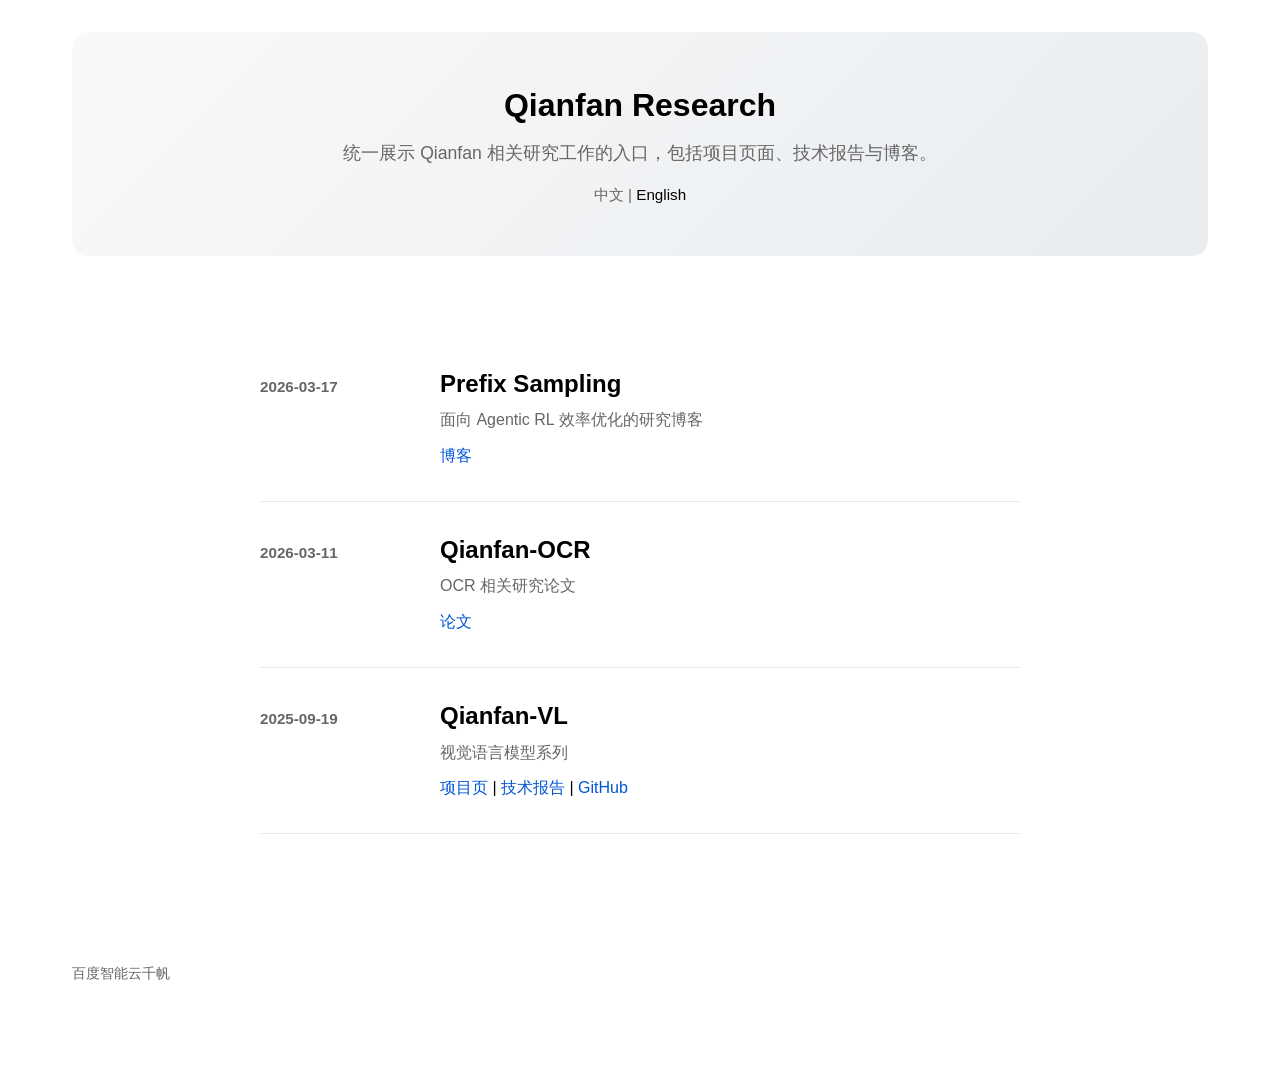
<file: qianfan/index.html>
<!DOCTYPE html>
<html lang="zh-CN">
<head>
  <meta charset="UTF-8">
  <meta name="viewport" content="width=device-width, initial-scale=1.0">
  <title>Qianfan Research | 百度智能云千帆</title>
  <meta name="description" content="Qianfan research index">
  <link rel="stylesheet" href="style.css">
</head>
<body>
  <main class="main-content">
    <div class="container">
      
<section class="hero-section">
  <h1 class="hero-title">Qianfan Research</h1>
  <p class="hero-subtitle">统一展示 Qianfan 相关研究工作的入口，包括项目页面、技术报告与博客。</p>
  <div class="language-switch">中文 | <a href="index_en.html">English</a></div>
</section>
<section class="section research-section">
  <div class="research-feed">
    <article class="research-row">
      <div class="research-date">2026-03-17</div>
      <div class="research-content">
        <div class="entry-title">Prefix Sampling</div>
        <div class="entry-desc">面向 Agentic RL 效率优化的研究博客</div>
        <div class="entry-links"><a href="prefix-sampling/index_zh.html">博客</a></div>
      </div>
    </article>
    <article class="research-row">
      <div class="research-date">2026-03-11</div>
      <div class="research-content">
        <div class="entry-title">Qianfan-OCR</div>
        <div class="entry-desc">OCR 相关研究论文</div>
        <div class="entry-links"><a href="https://arxiv.org/abs/2603.13398">论文</a></div>
      </div>
    </article>
    <article class="research-row">
      <div class="research-date">2025-09-19</div>
      <div class="research-content">
        <div class="entry-title">Qianfan-VL</div>
        <div class="entry-desc">视觉语言模型系列</div>
        <div class="entry-links"><a href="https://baidubce.github.io/Qianfan-VL/">项目页</a> | <a href="https://github.com/baidubce/Qianfan-VL/blob/main/docs/qianfan_vl_report_comp.pdf">技术报告</a> | <a href="https://github.com/baidubce/Qianfan-VL">GitHub</a></div>
      </div>
    </article>
  </div>
</section>
<div class="site-footer">百度智能云千帆</div>

    </div>
  </main>
</body>
</html>
</file>
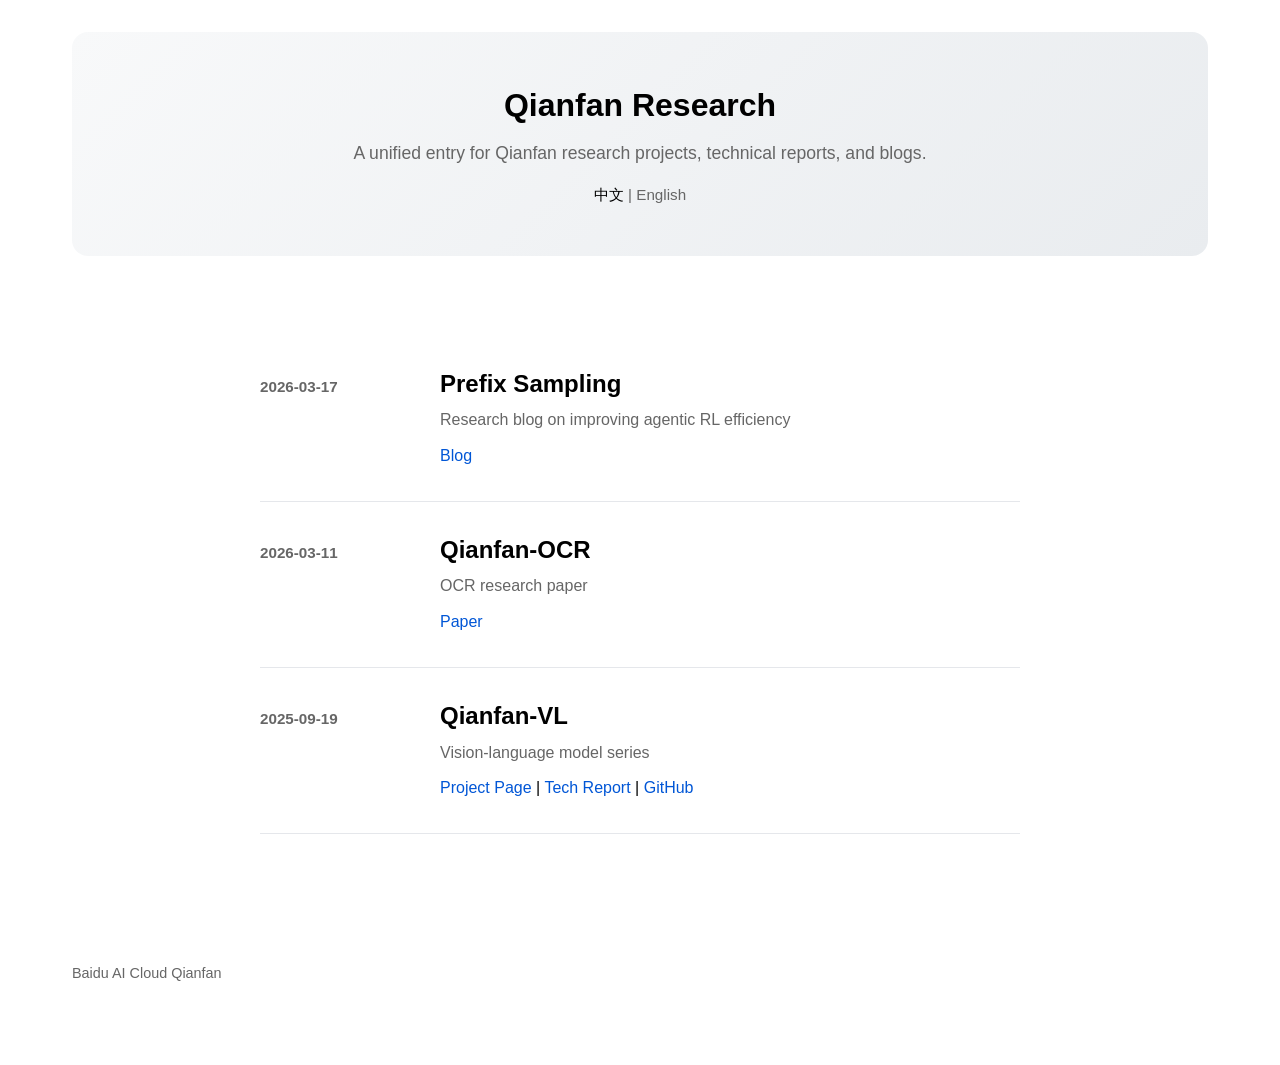
<file: qianfan/index_en.html>
<!DOCTYPE html>
<html lang="en">
<head>
  <meta charset="UTF-8">
  <meta name="viewport" content="width=device-width, initial-scale=1.0">
  <title>Qianfan Research | Baidu AI Cloud</title>
  <meta name="description" content="Qianfan research index">
  <link rel="stylesheet" href="style.css">
</head>
<body>
  <main class="main-content">
    <div class="container">
      
<section class="hero-section">
  <h1 class="hero-title">Qianfan Research</h1>
  <p class="hero-subtitle">A unified entry for Qianfan research projects, technical reports, and blogs.</p>
  <div class="language-switch"><a href="index.html">中文</a> | English</div>
</section>
<section class="section research-section">
  <div class="research-feed">
    <article class="research-row">
      <div class="research-date">2026-03-17</div>
      <div class="research-content">
        <div class="entry-title">Prefix Sampling</div>
        <div class="entry-desc">Research blog on improving agentic RL efficiency</div>
        <div class="entry-links"><a href="prefix-sampling/">Blog</a></div>
      </div>
    </article>
    <article class="research-row">
      <div class="research-date">2026-03-11</div>
      <div class="research-content">
        <div class="entry-title">Qianfan-OCR</div>
        <div class="entry-desc">OCR research paper</div>
        <div class="entry-links"><a href="https://arxiv.org/abs/2603.13398">Paper</a></div>
      </div>
    </article>
    <article class="research-row">
      <div class="research-date">2025-09-19</div>
      <div class="research-content">
        <div class="entry-title">Qianfan-VL</div>
        <div class="entry-desc">Vision-language model series</div>
        <div class="entry-links"><a href="https://baidubce.github.io/Qianfan-VL/index_en.html">Project Page</a> | <a href="https://github.com/baidubce/Qianfan-VL/blob/main/docs/qianfan_vl_report_comp.pdf">Tech Report</a> | <a href="https://github.com/baidubce/Qianfan-VL">GitHub</a></div>
      </div>
    </article>
  </div>
</section>
<div class="site-footer">Baidu AI Cloud Qianfan</div>

    </div>
  </main>
</body>
</html>
</file>
<file: qianfan/style.css>
/* Base Reset */
* {
    margin: 0;
    padding: 0;
    box-sizing: border-box;
}

/* Variables */
:root {
    --primary-color: #000000;
    --text-primary: #000000;
    --text-secondary: #666666;
    --bg-primary: #ffffff;
    --bg-secondary: #ffffff;
    --bg-code: #1e1e1e;
    --border-color: #000000;
    --border-light: #cccccc;
    --font-sans: -apple-system, BlinkMacSystemFont, 'Segoe UI', 'Roboto', 'Helvetica Neue', Arial, sans-serif;
    --font-mono: 'SF Mono', 'Consolas', 'Monaco', 'Courier New', monospace;
}

/* Base Styles */
body {
    font-family: var(--font-sans);
    color: var(--text-primary);
    background: var(--bg-primary);
    line-height: 1.6;
    font-size: 16px;
}

/* Container */
.container {
    max-width: 1200px;
    margin: 0 auto;
    padding: 0 2rem;
}

/* Header */
.site-header {
    background: var(--bg-primary);
    position: sticky;
    top: 0;
    z-index: 100;
}

.header-content {
    display: flex;
    justify-content: space-between;
    align-items: center;
    padding: 1rem 0;
}

.site-title {
    font-size: 1.25rem;
    font-weight: 600;
    color: var(--text-primary);
}

.main-nav {
    display: flex;
    gap: 2rem;
}

.main-nav a {
    color: var(--text-primary);
    text-decoration: none;
    font-size: 0.95rem;
    transition: opacity 0.2s;
}

.main-nav a:hover {
    opacity: 0.6;
}

/* Main Content */
.main-content {
    padding: 2rem 0;
}

/* Hero Section */
.hero-section {
    padding: 3rem 0;
    margin-bottom: 3rem;
    background: linear-gradient(135deg, #f8f9fa 0%, #e9ecef 100%);
    border-radius: 16px;
    text-align: center;
}

.hero-title {
    font-size: 2rem;
    font-weight: 700;
    margin-bottom: 0.5rem;
    color: var(--text-primary);
}

.hero-subtitle {
    font-size: 1.1rem;
    color: var(--text-secondary);
    margin-bottom: 0.5rem;
}

.hero-meta {
    font-size: 0.875rem;
    color: var(--text-secondary);
}

/* Sections */
.section {
    margin-bottom: 4rem;
    padding: 2rem 0;
    background: transparent;
    margin-left: -2rem;
    margin-right: -2rem;
    padding-left: 2rem;
    padding-right: 2rem;
    border-radius: 0;
}


.section h2 {
    font-size: 1.75rem;
    font-weight: 600;
    margin-bottom: 1.5rem;
    color: var(--text-primary);
    padding-bottom: 0.75rem;
    border-bottom: 2px solid #e9ecef;
    position: relative;
}

.section h2::after {
    content: '';
    position: absolute;
    bottom: -2px;
    left: 0;
    width: 60px;
    height: 2px;
    background: #007bff;
}

.research-section {
    background: transparent;
    margin-left: 0;
    margin-right: 0;
    padding-left: 0;
    padding-right: 0;
}

.table-of-contents.section > div > h2 {
    padding-bottom: 0.75rem;
    border-bottom: 2px solid #e9ecef;
    position: relative;
}

.table-of-contents.section > div > h2::after {
    content: '';
    position: absolute;
    bottom: -2px;
    left: 0;
    width: 60px;
    height: 2px;
    background: #007bff;
}

.section h3 {
    font-size: 1.25rem;
    font-weight: 600;
    margin-top: 1.5rem;
    margin-bottom: 0.75rem;
    color: var(--text-primary);
}

.section h4 {
    font-size: 1.1rem;
    font-weight: 600;
    margin-top: 1rem;
    margin-bottom: 0.5rem;
    color: var(--text-primary);
}

.section p {
    margin-bottom: 1rem;
    line-height: 1.7;
}

.section-intro {
    font-size: 1rem;
    color: var(--text-secondary);
    margin-bottom: 1.5rem;
    line-height: 1.6;
}

/* Core Features Grid - 三列横排布局 */
.core-features-grid {
    display: grid;
    grid-template-columns: repeat(3, 1fr);
    gap: 2rem;
    margin: 2rem 0;
}

.core-feature-column {
    background: #f8f9fa;
    padding: 2rem 1.5rem;
    text-align: center;
    border-radius: 8px;
    box-shadow: 0 2px 8px rgba(0, 0, 0, 0.04);
    transition: transform 0.2s ease, box-shadow 0.2s ease;
}

.core-feature-column:hover {
    transform: translateY(-2px);
    box-shadow: 0 4px 16px rgba(0, 0, 0, 0.08);
}

.core-feature-column h3 {
    color: var(--text-primary);
    font-size: 1.25rem;
    margin-bottom: 0.75rem;
    font-weight: 700;
}

.core-feature-column p {
    color: var(--text-secondary);
    line-height: 1.6;
}

/* Core Features Details - 详细内容 */
.core-features-details {
    margin-top: 3rem;
}

.core-feature-detail {
    background: var(--bg-primary);
    padding: 2rem;
    margin-bottom: 3rem;
    border-radius: 12px;
    box-shadow: 0 1px 3px rgba(0, 0, 0, 0.06);
    border: 1px solid #e0e0e0;
}

.core-feature-detail h3 {
    color: var(--text-primary);
    font-size: 1.25rem;
    margin-bottom: 0.75rem;
    font-weight: 700;
}

/* Tech Highlights Grid - 三列横排布局 */
.tech-highlights-grid {
    display: grid;
    grid-template-columns: repeat(3, 1fr);
    gap: 2rem;
    margin: 2rem 0;
}

.tech-highlight-column {
    background: #f0f8ff;
    padding: 2rem 1.5rem;
    text-align: center;
    border-radius: 8px;
    box-shadow: 0 2px 8px rgba(0, 123, 255, 0.08);
    transition: transform 0.2s ease, box-shadow 0.2s ease;
}

.tech-highlight-column:hover {
    transform: translateY(-2px);
    box-shadow: 0 4px 16px rgba(0, 123, 255, 0.12);
}

.tech-highlight-column h3 {
    color: var(--text-primary);
    font-size: 1.25rem;
    margin-bottom: 0.75rem;
    font-weight: 700;
}

.tech-highlight-column p {
    color: var(--text-secondary);
    line-height: 1.6;
}

/* Tech Highlights Details - 详细内容 */
.tech-highlights-details {
    margin-top: 3rem;
}

.tech-highlight-detail {
    background: var(--bg-primary);
    padding: 2rem;
    margin-bottom: 3rem;
    border-radius: 12px;
    box-shadow: 0 1px 3px rgba(0, 0, 0, 0.06);
}

.tech-highlight-detail h3 {
    color: var(--text-primary);
    font-size: 1.25rem;
    margin-bottom: 0.75rem;
    font-weight: 700;
}

/* Lists */
ul, ol {
    margin-bottom: 1rem;
    padding-left: 1.5rem;
}

li {
    margin-bottom: 0.25rem;
}

/* Metrics Grid */
.metrics-grid {
    display: grid;
    grid-template-columns: repeat(auto-fit, minmax(250px, 1fr));
    gap: 1rem;
    margin: 1.5rem 0;
}

.metric-card {
    background: #f8f9fa;
    padding: 1.5rem;
    border-radius: 8px;
    box-shadow: 0 1px 3px rgba(0, 0, 0, 0.05);
    text-align: center;
}

.metric-value {
    font-size: 1.25rem;
    font-weight: 700;
    color: var(--text-primary);
    margin-bottom: 0.25rem;
}

.metric-label {
    font-size: 0.875rem;
    color: var(--text-secondary);
}

/* Architecture Section */
.architecture-overview {
    margin: 1.5rem 0;
    text-align: center;
}

.architecture-image {
    max-width: 100%;
    height: auto;
    background: white;
    padding: 1rem;
}

.architecture-details {
    margin: 1.5rem 0;
}

/* Feature Grid */
.feature-grid {
    display: grid;
    grid-template-columns: repeat(auto-fit, minmax(300px, 1fr));
    gap: 1rem;
    margin: 1rem 0;
}

.feature-card {
    background: #fafafa;
    padding: 1.5rem;
    border-radius: 8px;
    box-shadow: 0 1px 3px rgba(0, 0, 0, 0.05);
}

.feature-card h4 {
    color: var(--text-primary);
    margin-bottom: 0.5rem;
}

/* Tables */
.table-wrapper {
    overflow-x: auto;
    margin: 1.5rem 0;
}

table {
    width: 100%;
    border-collapse: collapse;
    font-size: 0.875rem;
}

.benchmark-table,
.api-table {
    background: var(--bg-primary);
    border-radius: 8px;
    overflow: hidden;
    box-shadow: 0 1px 3px rgba(0, 0, 0, 0.06);
}

th {
    background: #f8f9fa;
    text-align: left;
    padding: 1rem;
    font-weight: 600;
    border: 1px solid #e0e0e0;
}

td {
    padding: 1rem;
    border: 1px solid #e0e0e0;
}

tr:hover {
    background: #f8f9fa;
}

td strong {
    color: var(--text-primary);
    font-weight: 600;
}

/* Code Blocks */
pre,
pre[class*="language-"] {
    background: var(--bg-code) !important;
    padding: 1rem;
    overflow-x: auto;
    margin: 1rem 0;
}

code {
    font-family: var(--font-mono);
    font-size: 0.875rem;
    background: #f5f5f5;
    color: var(--text-primary);
    padding: 0.125rem 0.25rem;
}

pre code,
pre[class*="language-"] code {
    background: transparent !important;
    color: #d4d4d4 !important;
    padding: 0;
    line-height: 1.5;
}

/* Capability Showcase */
.capability-showcase {
    display: grid;
    grid-template-columns: repeat(auto-fit, minmax(280px, 1fr));
    gap: 1.5rem;
    margin: 1.5rem 0;
}

.capability-item {
    background: #fafafa;
    padding: 1.5rem;
    border-radius: 8px;
    box-shadow: 0 1px 3px rgba(0, 0, 0, 0.05);
}

.capability-item h4 {
    font-size: 1.1rem;
    margin-bottom: 0.5rem;
    padding-bottom: 0.5rem;
}

/* Tab Navigation */
.capability-tabs,
.code-tabs {
    display: flex;
    gap: 0;
    border-bottom: 1px solid #e0e0e0;
    margin-bottom: 1.5rem;
    overflow-x: auto;
}

.capability-tab,
.code-tab {
    padding: 0.5rem 1rem;
    background: none;
    border: 1px solid #e0e0e0;
    border-bottom: none;
    color: var(--text-secondary);
    font-size: 0.9rem;
    cursor: pointer;
    transition: all 0.2s ease;
    white-space: nowrap;
}

.capability-tab:hover,
.code-tab:hover {
    color: var(--text-primary);
}

.capability-tab.active,
.code-tab.active {
    color: var(--text-primary);
    background: var(--bg-primary);
    font-weight: 600;
    border-top: 2px solid #e0e0e0;
}

/* Panels */
.capability-panel,
.code-panel {
    display: none;
}

.capability-panel.active,
.code-panel.active {
    display: block;
}

/* Carousel */
.carousel-container {
    position: relative;
    overflow: hidden;
    padding: 0 40px;
}

.carousel-wrapper {
    overflow: hidden;
}

.carousel-track {
    display: flex;
    gap: 1rem;
    transition: transform 0.3s ease;
}

.carousel-btn {
    position: absolute;
    top: 50%;
    transform: translateY(-50%);
    background: var(--bg-primary);
    border: 1px solid #e0e0e0;
    width: 32px;
    height: 32px;
    font-size: 1.2rem;
    color: var(--text-primary);
    cursor: pointer;
    transition: all 0.2s ease;
    z-index: 10;
    display: flex;
    align-items: center;
    justify-content: center;
}

.carousel-btn:hover:not(:disabled) {
    background: #f5f5f5;
}

.carousel-btn:disabled {
    opacity: 0.3;
    cursor: not-allowed;
}

.carousel-prev {
    left: 0;
}

.carousel-next {
    right: 0;
}

/* Capability Cards */
.capability-card {
    flex: 0 0 500px;
    background: var(--bg-primary);
    border: 1px solid #e0e0e0;
    overflow: hidden;
    min-height: 500px;
}

.capability-card h4 {
    background: var(--bg-primary);
    color: var(--text-primary);
    padding: 0.75rem;
    font-size: 1rem;
    font-weight: 600;
    margin: 0;
    border-bottom: 1px solid #e0e0e0;
}

.showcase-content {
    padding: 1rem;
}

.showcase-image {
    background: white;
    border: 1px solid #e0e0e0;
    padding: 0.5rem;
    margin-bottom: 1rem;
    min-height: 200px;
    display: flex;
    align-items: center;
    justify-content: center;
}

.showcase-image img {
    max-width: 100%;
    max-height: 280px;
    object-fit: contain;
    cursor: pointer;
    transition: transform 0.2s ease;
}

.showcase-image img:hover {
    transform: scale(1.02);
}

.showcase-image video {
    max-width: 100%;
    max-height: 280px;
    object-fit: contain;
    cursor: pointer;
    transition: transform 0.2s ease;
}

.showcase-image video:hover {
    transform: scale(1.02);
}

/* Modal for enlarged images */
.image-modal {
    display: none;
    position: fixed;
    z-index: 1000;
    left: 0;
    top: 0;
    width: 100%;
    height: 100%;
    background-color: rgba(0, 0, 0, 0.8);
}

.image-modal-content {
    position: absolute;
    top: 50%;
    left: 50%;
    transform: translate(-50%, -50%);
    max-width: 90%;
    max-height: 90%;
}

.image-modal-content img {
    max-width: 100%;
    max-height: 100%;
    object-fit: contain;
}

.image-modal-close {
    position: absolute;
    top: 15px;
    right: 25px;
    color: white;
    font-size: 35px;
    font-weight: bold;
    cursor: pointer;
}

.image-modal-close:hover {
    color: #ccc;
}

.showcase-dialogue {
    background: var(--bg-primary);
    border: 1px solid #e0e0e0;
    padding: 1rem;
}

.user-prompt {
    margin: 0.5rem 0;
    padding: 0.75rem;
    background: #ffe6e6;
    border: 1px solid #ffb3b3;
    border-radius: 6px;
}

.model-response {
    margin: 0.5rem 0;
    padding: 0.75rem;
    background: #e6f3ff;
    border: 1px solid #b3d9ff;
    border-radius: 6px;
}

.user-prompt strong,
.model-response strong {
    color: var(--text-primary);
    display: block;
    margin-bottom: 0.25rem;
}

.model-response pre {
    background: var(--bg-code);
    padding: 0.5rem;
    margin: 0.5rem 0;
    font-size: 0.75rem;
    overflow-x: auto;
    color: #d4d4d4;
    border: 1px solid #e0e0e0;
}

/* Comparison Metrics */
.metrics-comparison {
    display: flex;
    justify-content: space-between;
    gap: 1rem;
    margin: 1.5rem 0;
    flex-wrap: wrap;
}

.metric-highlight {
    flex: 1;
    min-width: 150px;
    text-align: center;
    padding: 1.5rem;
    background: #f0f8ff;
    border-radius: 8px;
    box-shadow: 0 1px 3px rgba(0, 0, 0, 0.05);
}

.metric-highlight .metric-value {
    font-size: 1.5rem;
    font-weight: 700;
    color: var(--text-primary);
    margin-bottom: 0.25rem;
}

.metric-highlight .metric-label {
    font-size: 0.875rem;
    color: var(--text-secondary);
}

.detail {
    font-size: 0.75rem;
    color: var(--text-secondary);
}

/* Summary List */
.summary-list {
    list-style: none;
    padding: 0;
}

.summary-list li {
    padding: 0.5rem 0;
    border-bottom: 1px solid var(--border-light);
}

.summary-list li:last-child {
    border-bottom: none;
}

/* CTA Section */
.cta-section {
    background: var(--bg-primary);
    padding: 2rem;
    text-align: center;
    margin: 2rem 0;
}

.cta-section h3 {
    margin-top: 0;
    margin-bottom: 0.5rem;
}

.cta-section p {
    color: var(--text-secondary);
    margin-bottom: 1rem;
}

/* Buttons */
.btn {
    display: inline-block;
    padding: 0.5rem 1rem;
    text-decoration: none;
    font-weight: 500;
    transition: all 0.2s;
    margin: 0 0.25rem;
    border: 1px solid #e0e0e0;
}

.btn-primary {
    background: var(--text-primary);
    color: white;
}

.btn-primary:hover {
    background: #333333;
}

.btn-secondary {
    background: white;
    color: var(--text-primary);
}

.btn-secondary:hover {
    background: #f5f5f5;
}

/* Resources Grid */
.resources-grid {
    display: grid;
    grid-template-columns: repeat(auto-fit, minmax(300px, 1fr));
    gap: 1rem;
    margin: 1.5rem 0;
}

.resource-card {
    background: #f8f9fa;
    padding: 1.5rem;
    border-radius: 8px;
    box-shadow: 0 1px 3px rgba(0, 0, 0, 0.05);
}

.resource-card h3 {
    margin-top: 0;
    font-size: 1.1rem;
}

.resource-card ul {
    list-style: none;
    padding: 0;
}

.resource-card li {
    padding: 0.25rem 0;
}

.resource-card a {
    color: var(--text-primary);
    text-decoration: underline;
}

.resource-card a:hover {
    text-decoration: none;
}

/* Footer */
.site-footer {
    background: var(--bg-primary);
    padding: 2rem 0;
    margin-top: 3rem;
}

.footer-content {
    display: flex;
    justify-content: space-between;
    align-items: center;
}

.footer-info p {
    margin: 0.25rem 0;
    color: var(--text-secondary);
    font-size: 0.875rem;
}

.footer-links {
    display: flex;
    gap: 1.5rem;
}

.footer-links a {
    color: var(--text-secondary);
    text-decoration: none;
    font-size: 0.875rem;
}

.footer-links a:hover {
    color: var(--text-primary);
}

/* Responsive Design */
@media (max-width: 768px) {
    /* Container and Layout */
    .container {
        padding: 0 1rem;
    }
    
    .main-content {
        padding: 1rem 0;
    }
    
    .section {
        margin-bottom: 2rem;
        padding: 1rem 0;
        margin-left: -1rem;
        margin-right: -1rem;
        padding-left: 1rem;
        padding-right: 1rem;
    }
    
    
    /* Typography */
    .hero-title {
        font-size: 1.5rem;
        line-height: 1.3;
    }
    
    .hero-subtitle {
        font-size: 1rem;
        line-height: 1.5;
    }
    
    .section h2 {
        font-size: 1.5rem;
    }
    
    .section h3 {
        font-size: 1.1rem;
    }
    
    .section h4 {
        font-size: 1rem;
    }
    
    /* Grid Layouts - Convert to single column */
    .core-features-grid,
    .tech-highlights-grid {
        grid-template-columns: 1fr;
        gap: 1rem;
    }
    
    .feature-grid {
        grid-template-columns: 1fr;
        gap: 1rem;
    }
    
    /* Metrics and Cards */
    .metrics-grid {
        grid-template-columns: 1fr;
        gap: 1rem;
    }
    
    .metrics-comparison {
        flex-direction: column;
        gap: 1rem;
    }
    
    /* Mobile optimization for inline metric grids */
    div[style*="grid-template-columns: repeat(3, 1fr)"] {
        display: grid !important;
        grid-template-columns: 1fr !important;
        gap: 1rem !important;
    }
    
    div[style*="grid-template-columns: repeat(2, 1fr)"] {
        display: grid !important;
        grid-template-columns: 1fr !important;
        gap: 1rem !important;
    }
    
    /* Tables - Horizontal scroll */
    .table-wrapper {
        overflow-x: auto;
        -webkit-overflow-scrolling: touch;
        margin: 1rem -1rem;
        padding: 0 1rem;
    }
    
    table {
        min-width: 650px;
        font-size: 0.8rem;
    }
    
    th, td {
        padding: 0.5rem 0.25rem;
        font-size: 0.75rem;
        white-space: nowrap;
    }
    
    th {
        font-size: 0.8rem;
        font-weight: 600;
    }
    
    /* Make first column sticky for better readability */
    .benchmark-table th:first-child,
    .benchmark-table td:first-child {
        position: sticky;
        left: 0;
        background: var(--bg-primary);
        z-index: 10;
        border-right: 2px solid #e0e0e0;
    }
    
    .benchmark-table th:first-child {
        background: #f8f9fa;
    }
    
    /* Carousel and Cards */
    .carousel-container {
        padding: 0 20px;
    }
    
    .capability-card {
        flex: 0 0 calc(100vw - 60px);
        min-height: auto;
    }
    
    .carousel-btn {
        width: 24px;
        height: 24px;
        font-size: 1rem;
    }
    
    .carousel-prev {
        left: -5px;
    }
    
    .carousel-next {
        right: -5px;
    }
    
    /* Showcase Images */
    .showcase-image {
        min-height: 120px;
    }
    
    .showcase-image img {
        max-height: 180px;
    }
    
    /* Code Blocks */
    pre,
    pre[class*="language-"] {
        font-size: 0.75rem;
        padding: 0.75rem;
        overflow-x: auto;
        -webkit-overflow-scrolling: touch;
    }
    
    /* Tabs */
    .capability-tabs,
    .code-tabs {
        flex-wrap: wrap;
        gap: 0.25rem;
    }
    
    .capability-tab,
    .code-tab {
        padding: 0.5rem 0.75rem;
        font-size: 0.85rem;
        flex: 1 1 auto;
        text-align: center;
        min-width: 80px;
    }
    
    /* Architecture and Training Images */
    .architecture-image {
        max-width: 100%;
        height: auto;
        padding: 0.5rem;
    }
    
    /* Table of Contents mobile optimization */
    .table-of-contents div[style*="grid-template-columns: repeat(2, 1fr)"] {
        display: block !important;
    }
    
    .table-of-contents div > div {
        margin-bottom: 1.5rem;
    }
    
    /* Data synthesis pipeline grids */
    div[style*="grid-template-columns: repeat(3, 1fr)"][style*="margin-top: 1rem"] {
        display: block !important;
    }
    
    div[style*="grid-template-columns: repeat(3, 1fr)"][style*="margin-top: 1rem"] > div {
        margin-bottom: 1.5rem;
    }
    
    /* Modal Improvements for Mobile */
    .image-modal-content {
        max-width: 95%;
        max-height: 85%;
    }
    
    .image-modal-close {
        top: 10px;
        right: 15px;
        font-size: 28px;
    }
}

/* Extra small screens */
@media (max-width: 480px) {
    .container {
        padding: 0 0.75rem;
    }
    
    .hero-title {
        font-size: 1.25rem;
    }
    
    .hero-subtitle {
        font-size: 0.9rem;
    }
    
    .capability-card {
        flex: 0 0 calc(100vw - 40px);
    }
    
    .carousel-container {
        padding: 0 15px;
    }
    
    /* Simplified metric boxes for very small screens */
    .metric-highlight .metric-value {
        font-size: 1.25rem;
    }
    
    .metric-highlight .metric-label {
        font-size: 0.8rem;
    }
    
    /* Stack training stages description */
    .training-stages p {
        margin-bottom: 1rem;
    }
}

/* Utility */
html {
    scroll-behavior: smooth;
}

/* Special highlights */
.positive {
    color: #000000;
    font-weight: 600;
}

.neutral {
    color: #666666;
}

.table-wrapper { overflow-x: auto; }
.index-table { width: 100%; border-collapse: collapse; background: #fff; border: 1px solid #e5e7eb; }
.index-table th, .index-table td { text-align: left; padding: 1rem; border-bottom: 1px solid #e5e7eb; vertical-align: top; }
.index-table th { font-weight: 700; background: #f8f9fa; }
.index-table a { color: #0056d6; text-decoration: none; }
.index-table a:hover { text-decoration: underline; }
.research-feed {
  max-width: 760px;
  margin: 0 auto;
  background: transparent;
}
.research-row {
  display: flex !important;
  align-items: baseline;
  gap: 2.5rem;
  padding: 2rem 0;
  border-bottom: 1px solid #e5e7eb;
}
.research-date {
  flex: 0 0 140px;
  max-width: 140px;
  color: var(--text-secondary);
  font-size: 0.95rem;
  font-weight: 600;
  line-height: 1.5;
  padding-top: 0.15rem;
}
.research-content {
  flex: 1 1 auto;
  min-width: 0;
}
.entry-title { font-size: 1.5rem; font-weight: 600; line-height: 1.35; margin-bottom: 0.45rem; color: var(--text-primary); }
.entry-desc { color: var(--text-secondary); font-size: 1rem; line-height: 1.6; margin-bottom: 0.55rem; }
.entry-links { line-height: 1.7; }
.entry-links a { color: #0056d6; text-decoration: none; }
.entry-links a:hover { text-decoration: underline; }
.language-switch { margin-top: 1rem; font-size: 0.95rem; color: var(--text-secondary); }
.language-switch a { color: var(--text-primary); text-decoration: none; }
.language-switch a:hover { opacity: .7; }
.article { background: #fff; border: 1px solid #e5e7eb; border-radius: 12px; padding: 2rem; }
.article h1 { font-size: 2rem; margin-bottom: 1rem; }
.article h2 { font-size: 1.6rem; margin-top: 2rem; margin-bottom: 1rem; }
.article h3 { font-size: 1.3rem; margin-top: 1.5rem; margin-bottom: .75rem; }
.article h4 { font-size: 1.1rem; margin-top: 1.25rem; margin-bottom: .5rem; }
.article p, .article li { line-height: 1.8; }
.article ul, .article ol { padding-left: 1.5rem; margin-bottom: 1rem; }
.article blockquote { border-left: 4px solid #0056d6; padding: .75rem 1rem; background: #f8f9fa; color: #444; margin: 1rem 0; }
.article pre { background: #1e1e1e; color: #d4d4d4; padding: 1rem; overflow-x: auto; border-radius: 8px; margin: 1rem 0; }
.article code { font-family: var(--font-mono); }
.article :not(pre) > code { background: #f2f4f7; padding: .1rem .35rem; border-radius: 4px; }
.article table { width: 100%; border-collapse: collapse; margin: 1rem 0; }
.article th, .article td { border: 1px solid #d9d9d9; padding: .65rem .8rem; }
.zoomable-image { display: inline-block; cursor: zoom-in; }
.zoomable-image img { width: 100%; max-width: 100%; height: auto; display: block; }
.article img { max-width: 100%; height: auto; cursor: zoom-in; }
.article .hero-note { color: var(--text-secondary); margin-bottom: 1.5rem; }
.article .back-link { margin-bottom: 1.5rem; display: inline-block; color: #0056d6; text-decoration: none; }
.article .back-link:hover { text-decoration: underline; }
.site-footer { padding: 2rem 0 3rem; color: var(--text-secondary); font-size: .9rem; }
@media (max-width: 768px) {
  .container { padding: 0 1rem; }
  .hero-title { font-size: 1.6rem; }
  .article { padding: 1.25rem; }
  .research-row { display: block !important; padding: 1.5rem 0; }
  .research-date { max-width: none; margin-bottom: 0.35rem; }
  .research-feed { max-width: none; }
}
</file>
